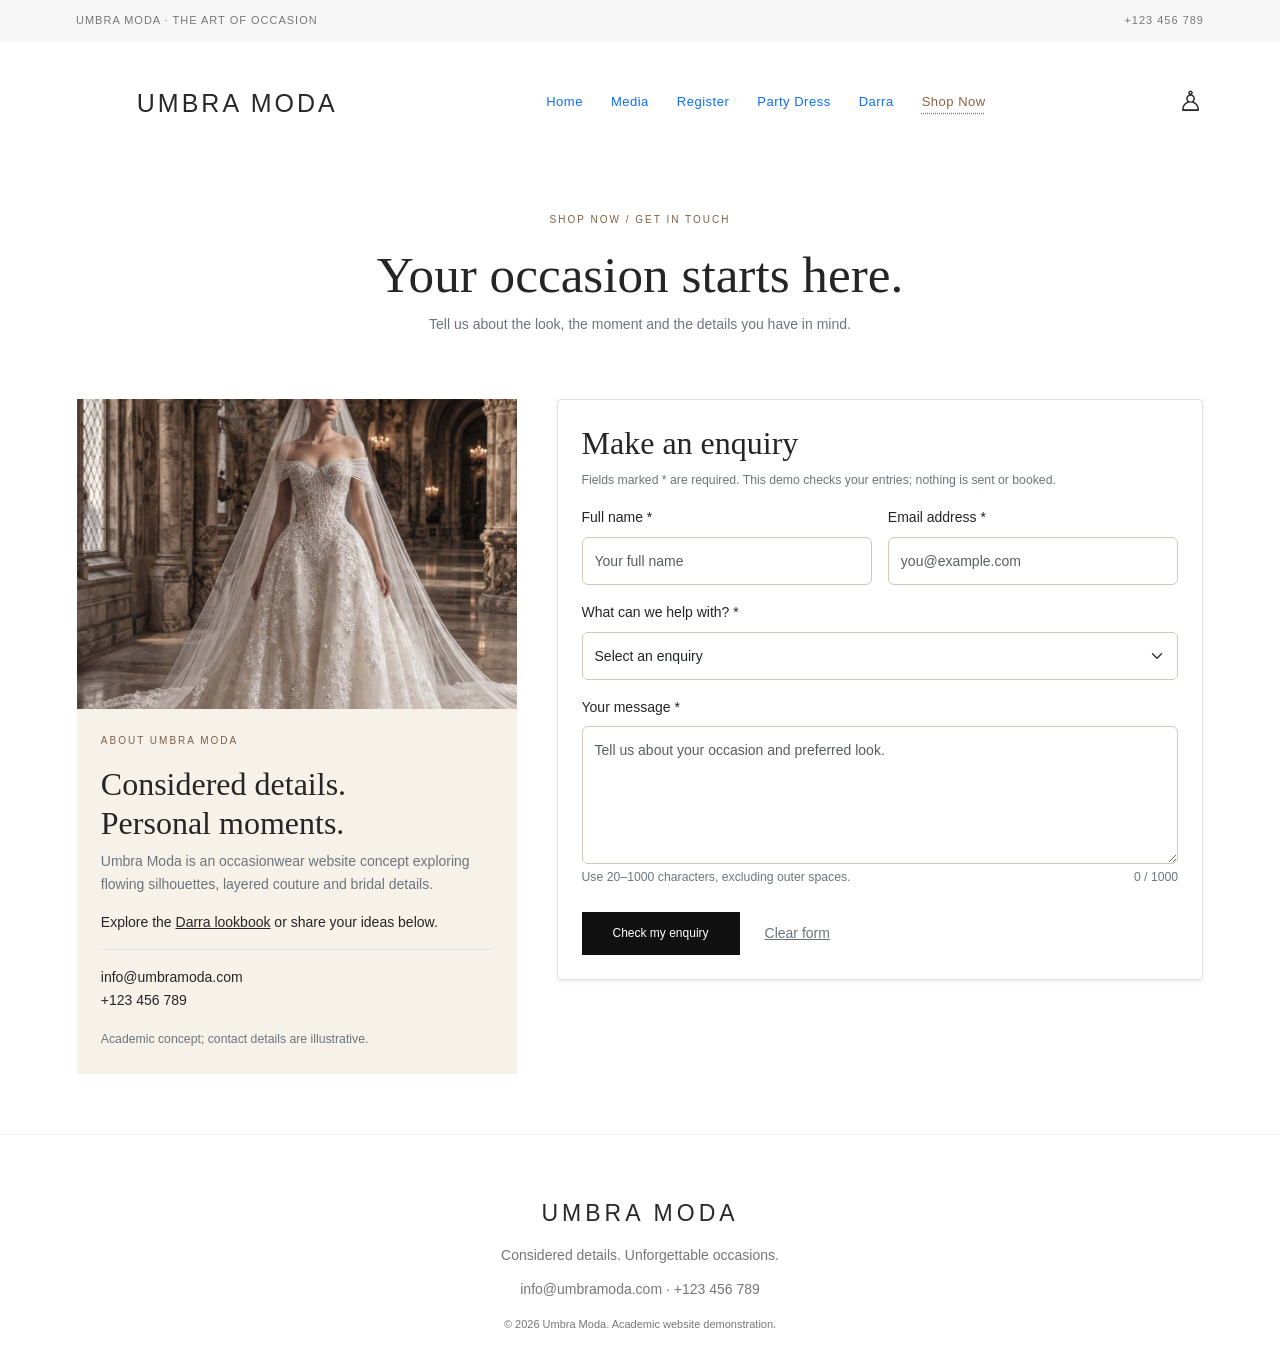
<file: contact.html>
<!DOCTYPE html>
<html lang="en">
<head>
    <meta charset="UTF-8">
    <meta name="viewport" content="width=device-width, initial-scale=1">
    <meta name="description" content="Get to know Umbra Moda and plan your next occasionwear enquiry with our demonstration contact form.">
    <title>Shop Now & Contact | Umbra Moda</title>
    <link href="https://cdn.jsdelivr.net/npm/bootstrap@5.3.3/dist/css/bootstrap.min.css" rel="stylesheet">
    <link rel="stylesheet" href="css/base.css">
    <link rel="stylesheet" href="css/contact.css">
    <script src="js/contact.js" defer></script>
</head>
<body>
    <a class="skip-link" href="#main">Skip to content</a>
    <div class="topbar">
        <div class="container-fluid d-flex justify-content-between">
            <span>UMBRA MODA · THE ART OF OCCASION</span>
            <a href="tel:+123456789">+123 456 789</a>
        </div>
    </div>
    <header class="site-header">
        <nav class="navbar container-fluid" aria-label="Main navigation">
            <a class="brand navbar-brand" href="index.html">
                <img src="assets/images/logo.png" alt="Umbra Moda logo" width="48" height="48">
                <span>UMBRA MODA</span>
            </a>
            <ul class="nav">
                <li class="nav-item"><a class="nav-link" href="index.html">Home</a></li>
                <li class="nav-item"><a class="nav-link" href="media.html">Media</a></li>
                <li class="nav-item"><a class="nav-link" href="register.html">Register</a></li>
                <li class="nav-item"><a class="nav-link" href="services.html">Party Dress</a></li>
                <li class="nav-item"><a class="nav-link" href="portfolio.html">Darra</a></li>
                <li class="nav-item"><a class="nav-link" href="contact.html" aria-current="page">Shop Now</a></li>
            </ul>
            <a class="account-link" href="register.html" aria-label="Create your Umbra Moda account">♙</a>
        </nav>
    </header>

    <main id="main" class="contact-main">
        <section class="contact-intro text-center py-5" aria-labelledby="contact-title">
            <p class="contact-eyebrow">SHOP NOW / GET IN TOUCH</p>
            <h1 id="contact-title">Your occasion starts here.</h1>
            <p class="text-secondary">Tell us about the look, the moment and the details you have in mind.</p>
        </section>
        <div class="contact-layout">
            <section class="about-atelier" aria-labelledby="about-title">
                <img src="assets/images/5.jpg" alt="Ivory bridal gown against ornate stone architecture" width="1000" height="1500">
                <div class="p-4">
                    <p class="contact-eyebrow">ABOUT UMBRA MODA</p>
                    <h2 id="about-title">Considered details.<br>Personal moments.</h2>
                    <p class="text-secondary">Umbra Moda is an occasionwear website concept exploring flowing silhouettes, layered couture and bridal details.</p>
                    <p>Explore the <a class="text-decoration-underline" href="portfolio.html">Darra lookbook</a> or share your ideas below.</p>
                    <address class="border-top pt-3">
                        <a href="mailto:info@umbramoda.com">info@umbramoda.com</a><br>
                        <a href="tel:+123456789">+123 456 789</a>
                    </address>
                    <small class="text-secondary">Academic concept; contact details are illustrative.</small>
                </div>
            </section>
            <section class="enquiry-panel border rounded-1 p-4 shadow-sm" aria-labelledby="enquiry-title">
                <h2 id="enquiry-title">Make an enquiry</h2>
                <p id="form-help" class="small text-secondary">Fields marked * are required. This demo checks your entries; nothing is sent or booked.</p>
                <noscript><p>Enable JavaScript to use this demonstration form.</p></noscript>
                <form id="enquiry-form" aria-describedby="form-help">
                    <div class="row g-3">
                        <div class="col-sm-6">
                            <label class="form-label" for="contact-name">Full name *</label>
                            <input class="form-control" id="contact-name" name="name" type="text" autocomplete="name" required minlength="2" maxlength="60" aria-describedby="contact-name-error" placeholder="Your full name">
                            <small class="field-error" id="contact-name-error" aria-live="polite"></small>
                        </div>
                        <div class="col-sm-6">
                            <label class="form-label" for="contact-email">Email address *</label>
                            <input class="form-control" id="contact-email" name="email" type="email" autocomplete="email" required maxlength="120" aria-describedby="contact-email-error" placeholder="you@example.com">
                            <small class="field-error" id="contact-email-error" aria-live="polite"></small>
                        </div>
                        <div class="col-12">
                            <label class="form-label" for="contact-topic">What can we help with? *</label>
                            <select class="form-select" id="contact-topic" name="topic" required aria-describedby="contact-topic-error">
                                <option value="" selected disabled>Select an enquiry</option>
                                <option value="styling">Party dress styling</option>
                                <option value="fitting">Personal fitting</option>
                                <option value="bridal">Bridal consultation</option>
                                <option value="collection">Darra collection enquiry</option>
                            </select>
                            <small class="field-error" id="contact-topic-error" aria-live="polite"></small>
                        </div>
                        <div class="col-12">
                            <label class="form-label" for="contact-message">Your message *</label>
                            <textarea class="form-control" id="contact-message" name="message" rows="5" required minlength="20" maxlength="1000" aria-describedby="message-hint message-count contact-message-error" placeholder="Tell us about your occasion and preferred look."></textarea>
                            <div class="d-flex flex-wrap justify-content-between gap-2 small text-secondary mt-1">
                                <span id="message-hint">Use 20–1000 characters, excluding outer spaces.</span>
                                <span id="message-count">0 / 1000</span>
                            </div>
                            <small class="field-error" id="contact-message-error" aria-live="polite"></small>
                        </div>
                    </div>
                    <div class="contact-actions mt-4">
                        <button class="button" id="enquiry-submit" type="submit" disabled>Check my enquiry</button>
                        <button class="btn btn-link btn-sm text-secondary" type="reset">Clear form</button>
                    </div>
                    <p class="alert alert-success mt-4 mb-0" id="enquiry-result" role="status" tabindex="-1" hidden>Your demo enquiry is ready. Nothing was sent or stored, and no appointment or order was created.</p>
                </form>
            </section>
        </div>
    </main>

    <footer class="site-footer">
        <a class="footer-brand" href="index.html">UMBRA MODA</a>
        <p>Considered details. Unforgettable occasions.</p>
        <p><a href="mailto:info@umbramoda.com">info@umbramoda.com</a><span aria-hidden="true"> · </span><a href="tel:+123456789">+123 456 789</a></p>
        <small>© 2026 Umbra Moda. Academic website demonstration.</small>
    </footer>
</body>
</html>
</file>
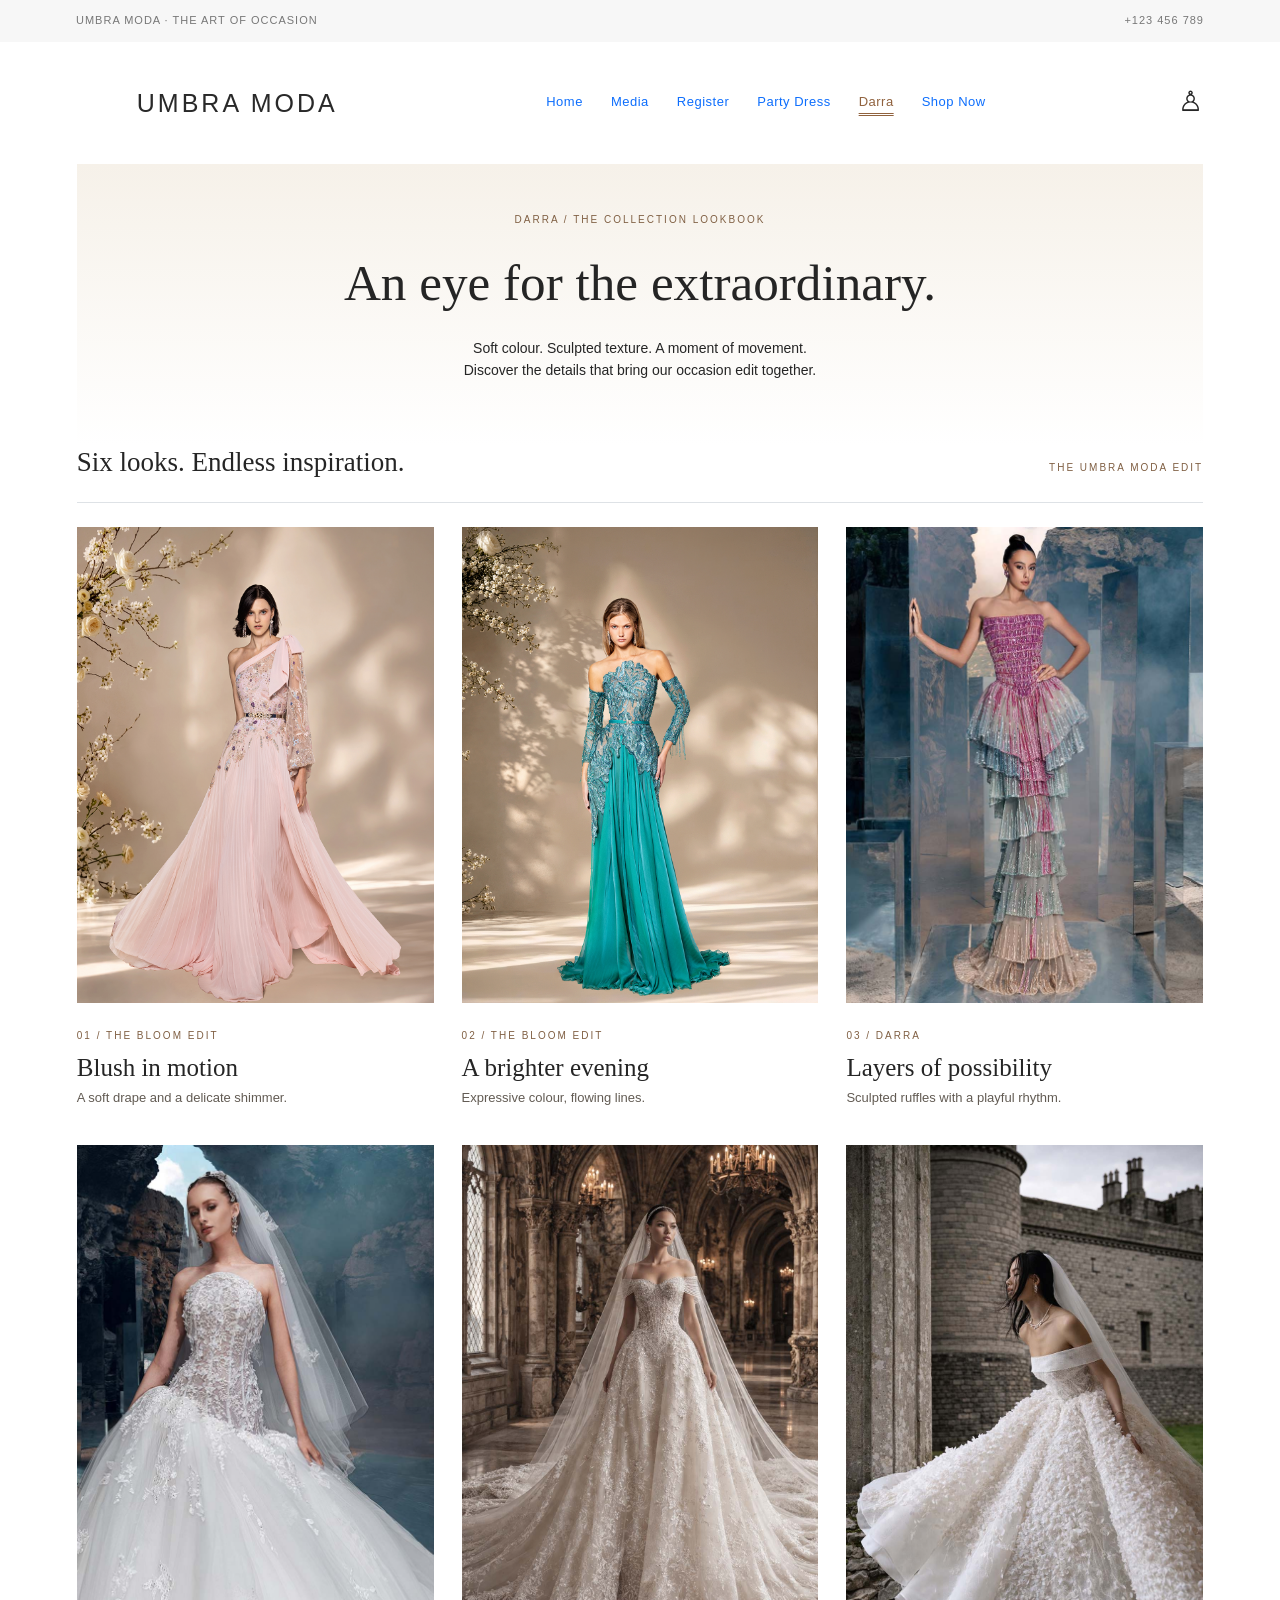
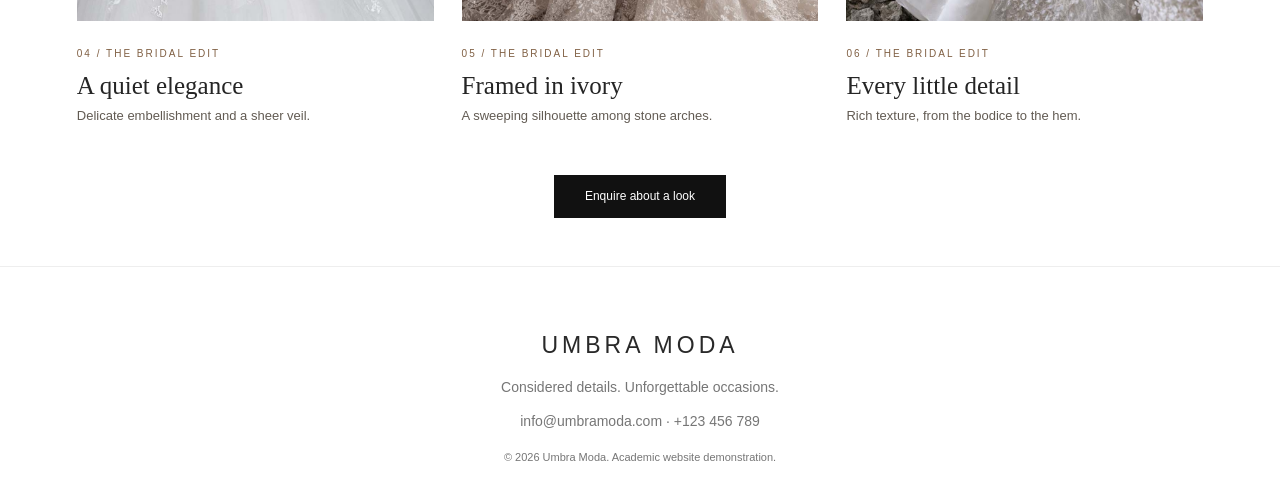
<file: portfolio.html>
<!DOCTYPE html>
<html lang="en">
<head>
    <meta charset="UTF-8">
    <meta name="viewport" content="width=device-width, initial-scale=1">
    <meta name="description" content="The Umbra Moda Darra lookbook: a gallery of occasionwear, couture details and bridal silhouettes.">
    <title>Darra Lookbook | Umbra Moda</title>
    <link href="https://cdn.jsdelivr.net/npm/bootstrap@5.3.3/dist/css/bootstrap.min.css" rel="stylesheet">
    <link rel="stylesheet" href="css/base.css">
    <link rel="stylesheet" href="css/portfolio.css">
</head>
<body>
    <a class="skip-link" href="#main">Skip to content</a>
    <div class="topbar">
        <div class="container-fluid d-flex justify-content-between">
            <span>UMBRA MODA · THE ART OF OCCASION</span>
            <a href="tel:+123456789">+123 456 789</a>
        </div>
    </div>
    <header class="site-header">
        <nav class="navbar container-fluid" aria-label="Main navigation">
            <a class="brand navbar-brand" href="index.html">
                <img src="assets/images/logo.png" alt="Umbra Moda logo" width="48" height="48">
                <span>UMBRA MODA</span>
            </a>
            <ul class="nav">
                <li class="nav-item"><a class="nav-link" href="index.html">Home</a></li>
                <li class="nav-item"><a class="nav-link" href="media.html">Media</a></li>
                <li class="nav-item"><a class="nav-link" href="register.html">Register</a></li>
                <li class="nav-item"><a class="nav-link" href="services.html">Party Dress</a></li>
                <li class="nav-item"><a class="nav-link" href="portfolio.html" aria-current="page">Darra</a></li>
                <li class="nav-item"><a class="nav-link" href="contact.html">Shop Now</a></li>
            </ul>
            <a class="account-link" href="register.html" aria-label="Create your Umbra Moda account">♙</a>
        </nav>
    </header>

    <main id="main" class="portfolio-main">
        <section class="lookbook-intro text-center px-3 py-5" aria-labelledby="lookbook-title">
            <p class="lookbook-eyebrow">DARRA / THE COLLECTION LOOKBOOK</p>
            <h1 id="lookbook-title" class="mx-auto my-4">An eye for the extraordinary.</h1>
            <p>Soft colour. Sculpted texture. A moment of movement.<br>Discover the details that bring our occasion edit together.</p>
        </section>

        <section aria-labelledby="gallery-title">
            <div class="gallery-heading d-flex flex-wrap justify-content-between align-items-baseline gap-2 border-bottom pb-3 mb-4">
                <h2 id="gallery-title">Six looks. Endless inspiration.</h2>
                <p class="lookbook-eyebrow mb-0">THE UMBRA MODA EDIT</p>
            </div>
            <!-- Each figure is a Grid item; captions remain visible without hovering. -->
            <div class="lookbook-gallery">
                <figure class="lookbook-item">
                    <img src="assets/images/1.jpg" alt="Blush pink gown with a sweeping skirt and embellished bodice" width="1078" height="1500">
                    <figcaption><span class="look-number">01 / THE BLOOM EDIT</span><h3>Blush in motion</h3><p>A soft drape and a delicate shimmer.</p></figcaption>
                </figure>
                <figure class="lookbook-item">
                    <img src="assets/images/2.jpg" alt="Turquoise gown with a long draped panel and embroidered bodice" width="1078" height="1500">
                    <figcaption><span class="look-number">02 / THE BLOOM EDIT</span><h3>A brighter evening</h3><p>Expressive colour, flowing lines.</p></figcaption>
                </figure>
                <figure class="lookbook-item">
                    <img src="assets/images/4.jpg" alt="Couture dress with a rose bodice and tiers of silver and pink ruffles" width="768" height="960">
                    <figcaption><span class="look-number">03 / DARRA</span><h3>Layers of possibility</h3><p>Sculpted ruffles with a playful rhythm.</p></figcaption>
                </figure>
                <figure class="lookbook-item">
                    <img src="assets/images/3.jpg" alt="Bride wearing a white beaded gown and a translucent veil" width="768" height="960" loading="lazy">
                    <figcaption><span class="look-number">04 / THE BRIDAL EDIT</span><h3>A quiet elegance</h3><p>Delicate embellishment and a sheer veil.</p></figcaption>
                </figure>
                <figure class="lookbook-item">
                    <img src="assets/images/5.jpg" alt="Full-skirted bridal gown framed by stone arches" width="1000" height="1500" loading="lazy">
                    <figcaption><span class="look-number">05 / THE BRIDAL EDIT</span><h3>Framed in ivory</h3><p>A sweeping silhouette among stone arches.</p></figcaption>
                </figure>
                <figure class="lookbook-item">
                    <img src="assets/images/6.jpg" alt="White textured bridal gown with a full skirt beside a stone wall" width="1000" height="1500" loading="lazy">
                    <figcaption><span class="look-number">06 / THE BRIDAL EDIT</span><h3>Every little detail</h3><p>Rich texture, from the bodice to the hem.</p></figcaption>
                </figure>
            </div>
        </section>

        <p class="text-center py-5 mb-0"><a class="button" href="contact.html#enquiry-form">Enquire about a look</a></p>
    </main>

    <footer class="site-footer">
        <a class="footer-brand" href="index.html">UMBRA MODA</a>
        <p>Considered details. Unforgettable occasions.</p>
        <p><a href="mailto:info@umbramoda.com">info@umbramoda.com</a><span aria-hidden="true"> · </span><a href="tel:+123456789">+123 456 789</a></p>
        <small>© 2026 Umbra Moda. Academic website demonstration.</small>
    </footer>
</body>
</html>
</file>
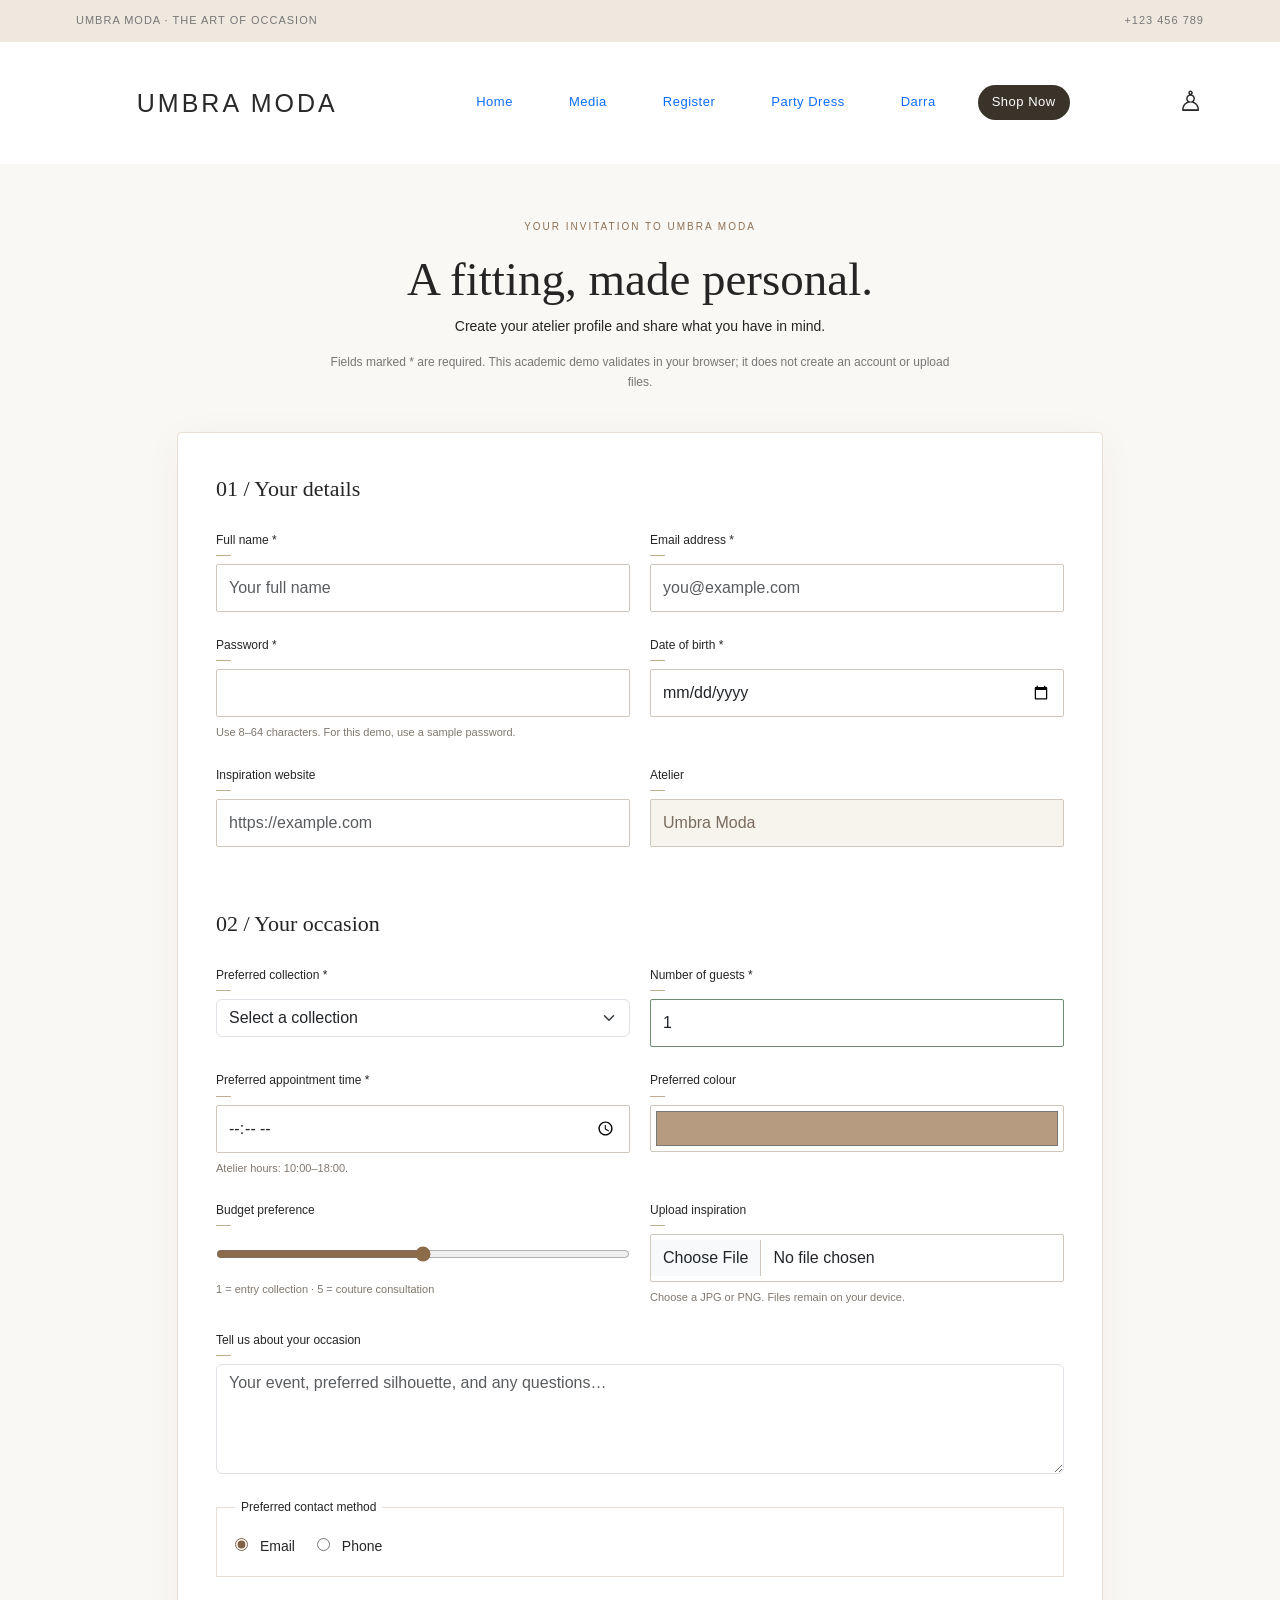
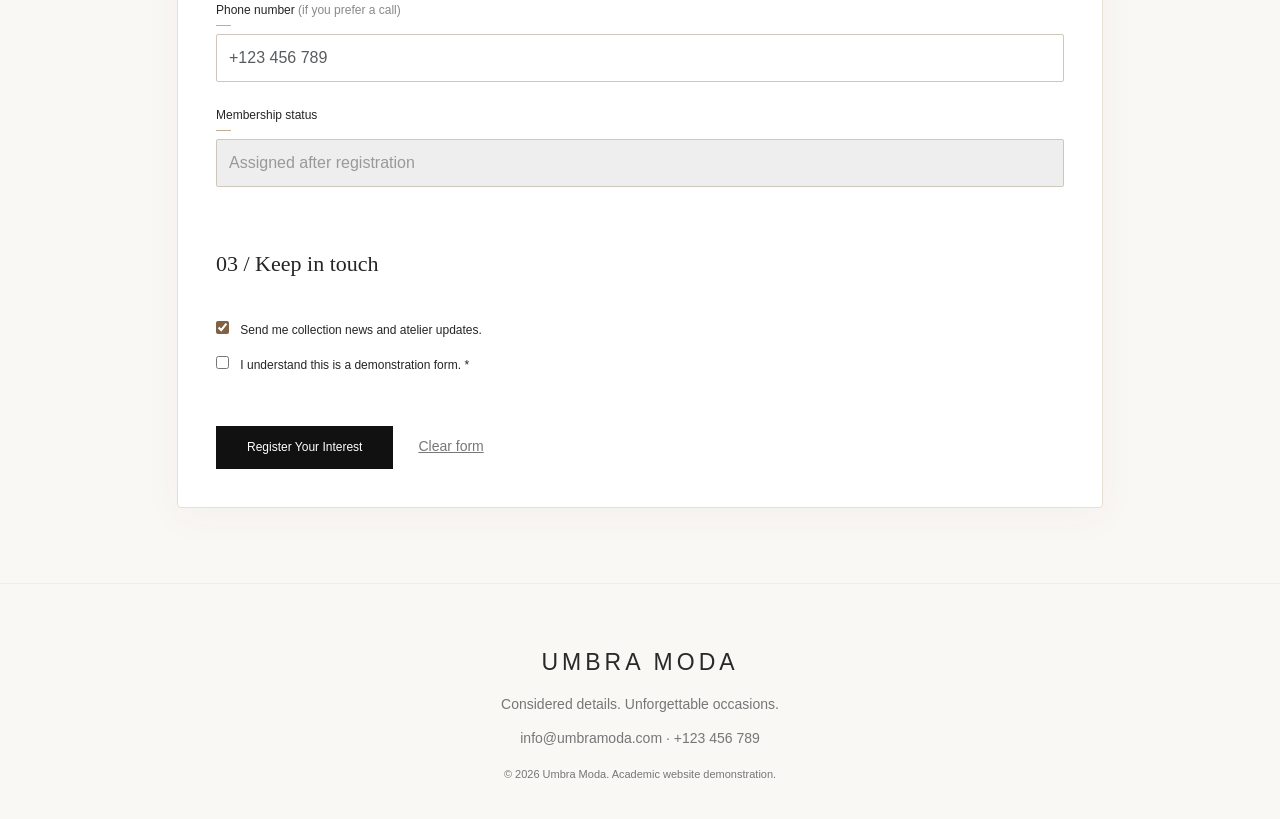
<file: register.html>
<!DOCTYPE html>
<html lang="en">

<head>
    <meta charset="UTF-8">
    <meta name="viewport" content="width=device-width, initial-scale=1">
    <meta name="description" content="Umbra Moda occasionwear, collections and atelier registration.">
    <title>Register | Umbra Moda</title>
    <!-- Bootstrap supports layout; the required course concepts are implemented in each page's own CSS. -->
    <link href="https://cdn.jsdelivr.net/npm/bootstrap@5.3.3/dist/css/bootstrap.min.css" rel="stylesheet">
    <link rel="stylesheet" href="css/base.css">
    <link rel="stylesheet" href="css/register.css">
</head>

<body>
    <a class="skip-link" href="#main">Skip to content</a>
    <div class="topbar">
        <div class="container-fluid d-flex justify-content-between"><span>UMBRA MODA · THE ART OF OCCASION</span><a
                href="tel:+123456789">+123 456 789</a></div>
    </div>
    <header class="site-header">
        <nav class="navbar container-fluid" aria-label="Main navigation">
            <a class="brand navbar-brand" href="index.html">
                <img src="assets/images/logo.png" alt="Umbra Moda logo" width="48" height="48">
                <span>UMBRA MODA</span>
            </a>
            <ul class="nav">
                <li class="nav-item"><a class="nav-link" href="index.html">Home</a></li>
                <li class="nav-item"><a class="nav-link" href="media.html">Media</a></li>
                <li class="nav-item"><a class="nav-link" href="register.html">Register</a></li>
                <li class="nav-item"><a class="nav-link" href="services.html">Party Dress</a></li>
                <li class="nav-item"><a class="nav-link" href="portfolio.html">Darra</a></li>
                <li class="nav-item"><a class="nav-link" href="contact.html" aria-current="page">Shop Now</a></li>
            </ul>
            <a class="account-link" href="register.html" aria-label="Create your Umbra Moda account">♙</a>
        </nav>
    </header>
    <main id="main" class="register-main container">
        <div class="register-intro">
            <p class="eyebrow">YOUR INVITATION TO UMBRA MODA</p>
            <h1>A fitting, made personal.</h1>
            <p>Create your atelier profile and share what you have in mind.</p>
            <p class="form-note">Fields marked <span aria-hidden="true">*</span> are required. This academic demo
                validates in your browser; it does not create an account or upload files.</p>
        </div>
        <form action="register.html#registration-result" method="get" class="registration-form"
            onsubmit="event.preventDefault(); document.getElementById('registration-result').hidden=false; document.getElementById('registration-result').focus();">
            <!-- Native HTML validation runs before the small demonstration submit handler. No personal data is transmitted. -->
            <fieldset>
                <legend>01 / Your details</legend>
                <div class="row form-row">
                    <div class="col-md-6 field"><label for="full-name">Full name *</label><input class="form-control"
                            id="full-name" name="full-name" type="text" autocomplete="name" required minlength="2"
                            maxlength="60" placeholder="Your full name"></div>
                    <div class="col-md-6 field"><label for="email">Email address *</label><input class="form-control"
                            id="email" name="email" type="email" autocomplete="email" required maxlength="120"
                            placeholder="you@example.com"></div>
                    <div class="col-md-6 field"><label for="password">Password *</label><input class="form-control"
                            id="password" type="password" autocomplete="new-password" required minlength="8"
                            maxlength="64" aria-describedby="password-hint"><small id="password-hint">Use 8–64
                            characters. For this demo, use a sample password.</small></div>
                    <div class="col-md-6 field"><label for="birth-date">Date of birth *</label><input
                            class="form-control" id="birth-date" name="birth-date" type="date" required min="1900-01-01"
                            max="2026-11-01"></div>
                    <div class="col-md-6 field"><label for="website">Inspiration website</label><input
                            class="form-control" id="website" name="website" type="url"
                            placeholder="https://example.com" maxlength="250"></div>
                    <div class="col-md-6 field"><label for="brand">Atelier</label><input class="form-control" id="brand"
                            name="brand" type="text" value="Umbra Moda" readonly></div>
                </div>
            </fieldset>
            <fieldset>
                <legend>02 / Your occasion</legend>
                <div class="row form-row">
                    <div class="col-md-6 field"><label for="collection">Preferred collection *</label><select
                            class="form-select" id="collection" name="collection" required>
                            <option value="" disabled selected>Select a collection</option>Ready to Wear</option>
                            <option>Party Dress</option>
                            <option>Darra</option>
                        </select></div>
                    <div class="col-md-6 field"><label for="guests">Number of guests *</label><input
                            class="form-control" id="guests" name="guests" type="number" required min="1" max="5"
                            value="1"></div>
                    <div class="col-md-6 field"><label for="time">Preferred appointment time *</label><input
                            class="form-control" id="time" name="time" type="time" required min="10:00"
                            max="18:00"><small>Atelier hours: 10:00–18:00.</small></div>
                    <div class="col-md-6 field"><label for="colour">Preferred colour</label><input
                            class="form-control colour-input" id="colour" name="colour" type="color" value="#b79b80">
                    </div>
                    <div class="col-md-6 field"><label for="budget">Budget preference</label><input id="budget"
                            name="budget" type="range" min="1" max="5" step="1" value="3"
                            aria-describedby="budget-hint"><small id="budget-hint">1 = entry collection · 5 = couture
                            consultation</small></div>
                    <div class="col-md-6 field"><label for="reference">Upload inspiration</label><input
                            class="form-control" id="reference" type="file" accept="image/png,image/jpeg"
                            aria-describedby="file-hint"><small id="file-hint">Choose a JPG or PNG. Files remain on your
                            device.</small></div>
                    <div class="field full-width"><label for="notes">Tell us about your occasion</label><textarea
                            class="form-control" id="notes" name="notes" rows="4" maxlength="1000"
                            placeholder="Your event, preferred silhouette, and any questions…"></textarea></div>
                </div>
                <fieldset class="choice-group">
                    <legend>Preferred contact method</legend><label><input type="radio" name="contact-method"
                            value="email" checked> Email</label><label><input type="radio" name="contact-method"
                            value="phone"> Phone</label>
                </fieldset>
                <div class="field"><label for="phone">Phone number <span class="optional">(if you prefer a
                            call)</span></label><input class="form-control" id="phone" name="phone" type="tel"
                        autocomplete="tel" maxlength="30" placeholder="+123 456 789"></div>
                <div class="field"><label for="membership">Membership status</label><input class="form-control"
                        id="membership" type="text" value="Assigned after registration" disabled></div>
            </fieldset>
            <fieldset class="consent">
                <legend>03 / Keep in touch</legend><label><input type="checkbox" name="newsletter" checked> Send me
                    collection news and atelier updates.</label><label><input type="checkbox" name="consent" required> I
                    understand this is a demonstration form. *</label>
            </fieldset><button class="button" type="submit">Register Your Interest</button><button class="reset-button"
                type="reset" onclick="document.getElementById('registration-result').hidden=true;">Clear form</button>
        </form>
        <div id="registration-result" class="registration-result" role="status" tabindex="-1" hidden>
            <h2>Your demo form is complete.</h2>
            <p>Your entries passed browser validation. No account was created and no information was sent. For an
                enquiry, email <a href="mailto:info@umbramoda.com">info@umbramoda.com</a>.</p>
        </div>
    </main>
    <footer class="site-footer"><a class="footer-brand" href="index.html">UMBRA MODA</a>
        <p>Considered details. Unforgettable occasions.</p>
        <p><a href="mailto:info@umbramoda.com">info@umbramoda.com</a><span aria-hidden="true"> · </span><a
                href="tel:+123456789">+123 456 789</a></p><small>© 2026 Umbra Moda. Academic website
            demonstration.</small>
    </footer>
</body>

</html>
</file>
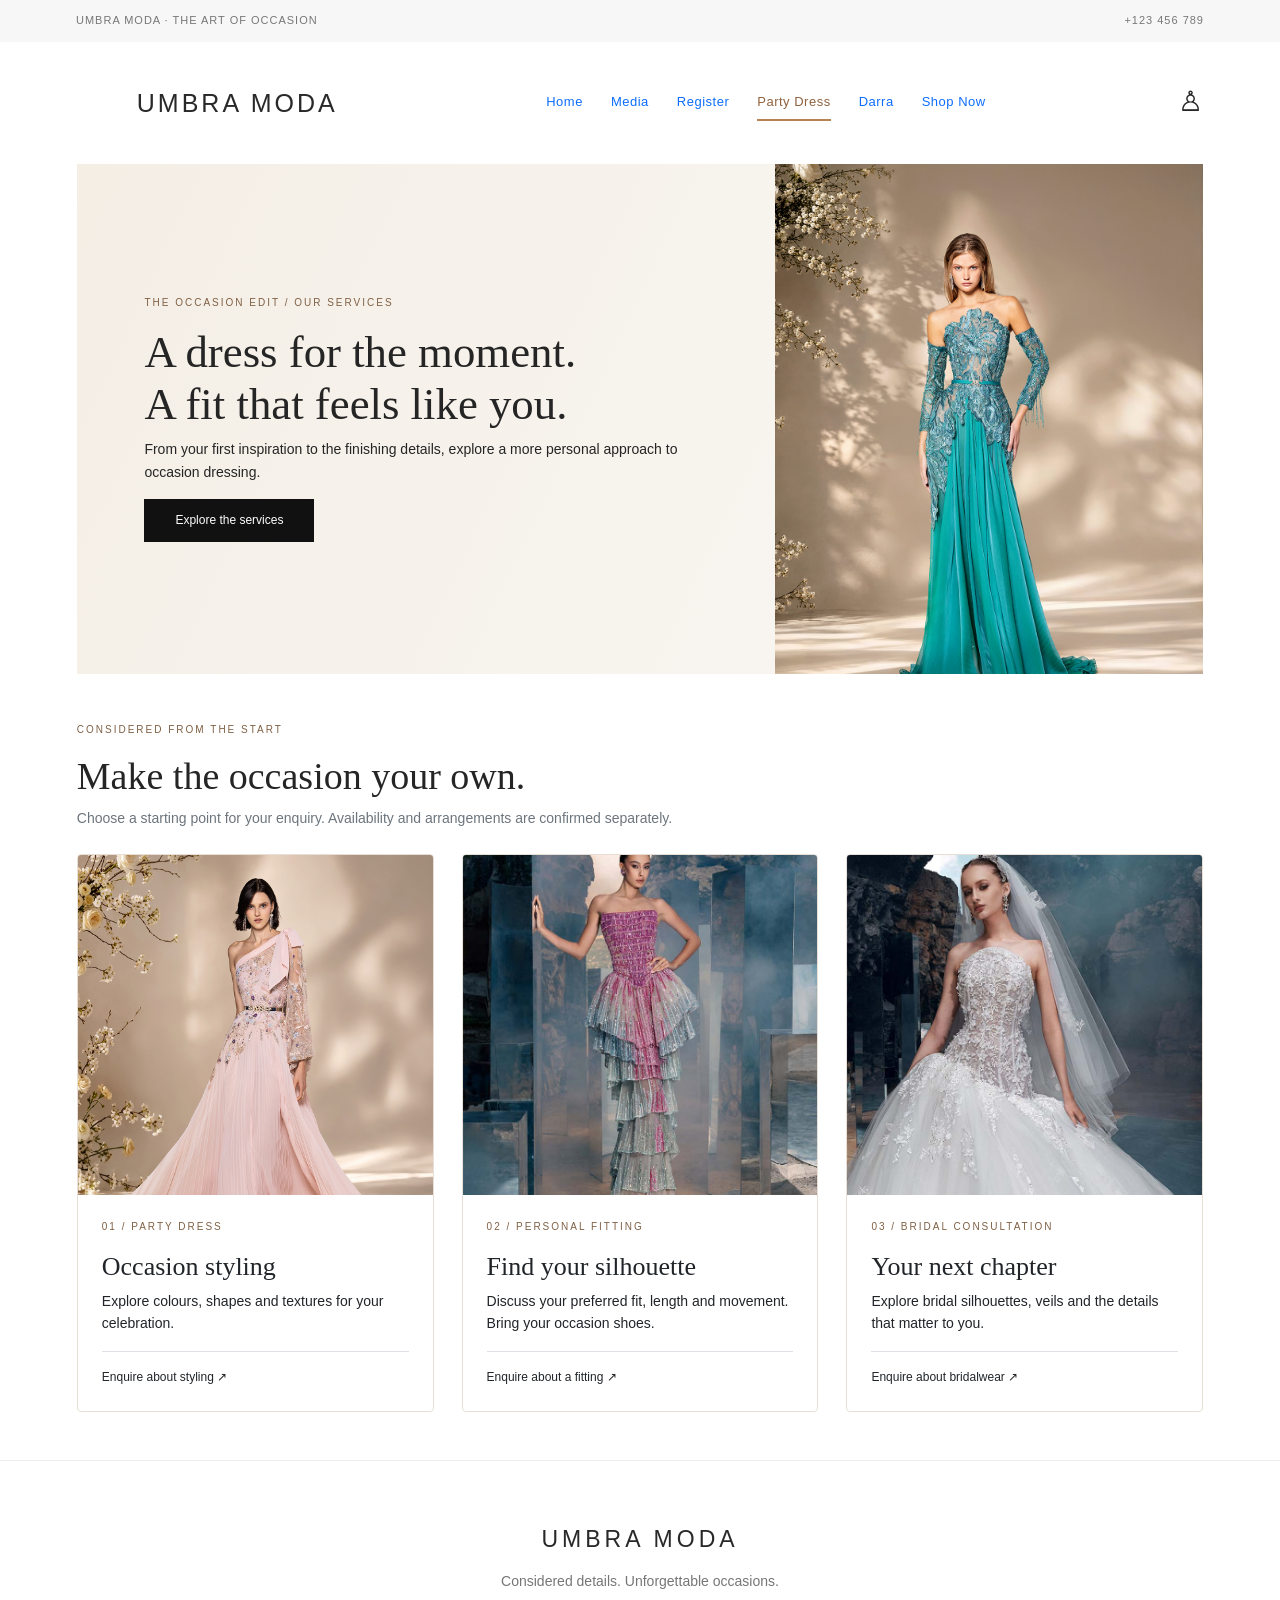
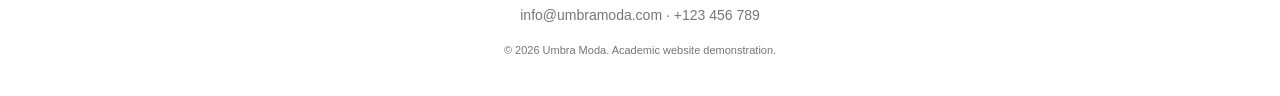
<file: services.html>
<!DOCTYPE html>
<html lang="en">
<head>
    <meta charset="UTF-8">
    <meta name="viewport" content="width=device-width, initial-scale=1">
    <meta name="description" content="Explore Umbra Moda party dress styling, personal fittings and occasionwear consultations.">
    <title>Party Dress & Services | Umbra Moda</title>
    <link href="https://cdn.jsdelivr.net/npm/bootstrap@5.3.3/dist/css/bootstrap.min.css" rel="stylesheet">
    <link rel="stylesheet" href="css/base.css">
    <link rel="stylesheet" href="css/services.css">
</head>
<body>
    <a class="skip-link" href="#main">Skip to content</a>
    <div class="topbar">
        <div class="container-fluid d-flex justify-content-between">
            <span>UMBRA MODA · THE ART OF OCCASION</span>
            <a href="tel:+123456789">+123 456 789</a>
        </div>
    </div>
    <header class="site-header">
        <nav class="navbar container-fluid" aria-label="Main navigation">
            <a class="brand navbar-brand" href="index.html">
                <img src="assets/images/logo.png" alt="Umbra Moda logo" width="48" height="48">
                <span>UMBRA MODA</span>
            </a>
            <ul class="nav">
                <li class="nav-item"><a class="nav-link" href="index.html">Home</a></li>
                <li class="nav-item"><a class="nav-link" href="media.html">Media</a></li>
                <li class="nav-item"><a class="nav-link" href="register.html">Register</a></li>
                <li class="nav-item"><a class="nav-link" href="services.html" aria-current="page">Party Dress</a></li>
                <li class="nav-item"><a class="nav-link" href="portfolio.html">Darra</a></li>
                <li class="nav-item"><a class="nav-link" href="contact.html">Shop Now</a></li>
            </ul>
            <a class="account-link" href="register.html" aria-label="Create your Umbra Moda account">♙</a>
        </nav>
    </header>

    <main id="main" class="services-main">
        <section class="services-intro" aria-labelledby="services-title">
            <div class="services-intro-copy">
                <p class="services-eyebrow">THE OCCASION EDIT / OUR SERVICES</p>
                <h1 id="services-title">A dress for the moment.<br>A fit that feels like you.</h1>
                <p>From your first inspiration to the finishing details, explore a more personal approach to occasion dressing.</p>
                <a class="button" href="#styling-services">Explore the services</a>
            </div>
            <img class="services-intro-image" src="assets/images/2.jpg" alt="Turquoise evening gown with flowing fabric and embroidered details" width="1078" height="1500">
        </section>

        <section class="styling-section py-5" id="styling-services" aria-labelledby="styling-title">
            <p class="services-eyebrow">CONSIDERED FROM THE START</p>
            <h2 id="styling-title">Make the occasion your own.</h2>
            <p class="text-secondary mb-4">Choose a starting point for your enquiry. Availability and arrangements are confirmed separately.</p>
            <!-- Assignment 2: the cards wrap with Flexbox, rather than a framework grid. -->
            <ul class="service-cards list-unstyled mb-0">
                <li class="service-card card rounded-1 overflow-hidden">
                    <img src="assets/images/1.jpg" alt="Blush occasion gown with a softly draped skirt" width="1078" height="1500" loading="lazy">
                    <div class="card-body d-flex flex-column p-4">
                        <p class="services-eyebrow">01 / PARTY DRESS</p>
                        <h3>Occasion styling</h3>
                        <p>Explore colours, shapes and textures for your celebration.</p>
                        <a class="mt-auto border-top pt-3" href="contact.html#enquiry-form">Enquire about styling <span aria-hidden="true">↗</span></a>
                    </div>
                </li>
                <li class="service-card card rounded-1 overflow-hidden">
                    <img src="assets/images/4.jpg" alt="Rose and silver couture dress with layered ruffles" width="768" height="960" loading="lazy">
                    <div class="card-body d-flex flex-column p-4">
                        <p class="services-eyebrow">02 / PERSONAL FITTING</p>
                        <h3>Find your silhouette</h3>
                        <p>Discuss your preferred fit, length and movement. Bring your occasion shoes.</p>
                        <a class="mt-auto border-top pt-3" href="contact.html#enquiry-form">Enquire about a fitting <span aria-hidden="true">↗</span></a>
                    </div>
                </li>
                <li class="service-card card rounded-1 overflow-hidden">
                    <img src="assets/images/3.jpg" alt="White bridal gown with embellished bodice and delicate veil" width="768" height="960" loading="lazy">
                    <div class="card-body d-flex flex-column p-4">
                        <p class="services-eyebrow">03 / BRIDAL CONSULTATION</p>
                        <h3>Your next chapter</h3>
                        <p>Explore bridal silhouettes, veils and the details that matter to you.</p>
                        <a class="mt-auto border-top pt-3" href="contact.html#enquiry-form">Enquire about bridalwear <span aria-hidden="true">↗</span></a>
                    </div>
                </li>
            </ul>
        </section>


    </main>

    <footer class="site-footer">
        <a class="footer-brand" href="index.html">UMBRA MODA</a>
        <p>Considered details. Unforgettable occasions.</p>
        <p><a href="mailto:info@umbramoda.com">info@umbramoda.com</a><span aria-hidden="true"> · </span><a href="tel:+123456789">+123 456 789</a></p>
        <small>© 2026 Umbra Moda. Academic website demonstration.</small>
    </footer>
</body>
</html>
</file>
<file: css/base.css>
/* Shared branding only. Each page has a separate, distinct course stylesheet. */
* { box-sizing: border-box; }
html { scroll-behavior: smooth; }
body { margin: 0; color: #252525; background: #fff; font-family: Arial, Helvetica, sans-serif; font-size: 14px; line-height: 1.6; }
a { color: inherit; text-decoration: none; }
a:hover { color: #a77546; }
img { max-width: 100%; }
.topbar { padding: 12px 5%; background: #f7f7f7; color: #777; font-size: 11px; letter-spacing: 1px; }
.topbar > div { display: flex; justify-content: space-between; gap: 16px; }
.site-header { background: white; }
.site-header .navbar { display: flex; align-items: center; justify-content: space-between; gap: 28px; padding: 32px 6%; }
.brand { display: inline-flex; align-items: center; gap: 12px; color: #292929; font-size: 25px; font-weight: 300; letter-spacing: 3px; white-space: nowrap; }
.brand img { object-fit: contain; }
.nav { display: flex; flex-wrap: wrap; justify-content: center; list-style: none; padding: 0; margin: 0; gap: 28px; }
.nav-link { display: block; padding: 8px 0; font-size: 13px; letter-spacing: .5px; }
.account-link { font-size: 28px; }
.site-footer { text-align: center; padding: 60px 24px 35px; border-top: 1px solid #eee; color: #767676; }
.footer-brand { font-size: 23px; letter-spacing: 4px; color: #292929; }
.site-footer p { margin: 12px 0; }
.site-footer small { font-size: 11px; }
.button { display: inline-block; border: 1px solid #111; background: #111; color: #fff; padding: 11px 30px; font-size: 12px; text-decoration: none; cursor: pointer; }
.button:hover { color: #fff; background: #71563c; border-color: #71563c; }
.skip-link { position: absolute; top: -100px; left: 12px; z-index: 10; background: #fff; padding: 12px; }
.skip-link:focus { top: 8px; }
:focus-visible { outline: 2px solid #976b43; outline-offset: 4px; }
@media(max-width: 900px) { .site-header .navbar { flex-wrap: wrap; justify-content: center; padding: 24px 5%; gap: 14px; } .nav { width: 100%; gap: 20px; order: 2; } .account-link { display: none; } }
@media(max-width: 500px) { .topbar span { font-size: 9px; } .brand { font-size: 21px; } .nav { gap: 9px 18px; } .nav-link { font-size: 12px; } }
@media(prefers-reduced-motion: reduce) { html { scroll-behavior: auto; } }
</file>
<file: css/portfolio.css>
/* Grid gallery, keyframe animation and two responsive breakpoints. */
.nav-link[aria-current="page"] {
    color: #90623e;
    text-decoration: underline double;
    text-underline-offset: 7px;
}

.portfolio-main {
    width: 88%;
    max-width: 1240px;
    margin: auto;
}

.portfolio-main h1,
.portfolio-main h2,
.portfolio-main h3 {
    font-family: Georgia, serif;
    font-weight: 400;
}

.lookbook-intro {
    background: linear-gradient(#f6f1e9, #fff);
    animation: lookbook-arrival 800ms ease-out;
}

.lookbook-intro h1 {
    font-size: clamp(34px, 4vw, 54px);
    max-width: 680px;
}

.lookbook-eyebrow,
.look-number {
    color: #806044;
    font-size: 10px;
    letter-spacing: 2px;
}

.gallery-heading h2 {
    font-size: 27px;
}

.lookbook-gallery {
    display: grid;
    grid-template-columns: repeat(auto-fit, minmax(280px, 1fr));
    gap: 36px 28px;
}

.lookbook-item {
    min-width: 0;
    margin: 0;
}

.lookbook-item img {
    width: 100%;
    height: auto;
    aspect-ratio: 3 / 4;
    object-fit: cover;
    object-position: center 25%;
}

.lookbook-item figcaption {
    padding-top: 20px;
}

.lookbook-item h3 {
    font-size: 25px;
    margin: 8px 0 5px;
}

.lookbook-item p {
    color: #625b53;
    font-size: 13px;
    margin: 0;
}

@keyframes lookbook-arrival {
    from {
        opacity: .4;
        transform: translateY(16px);
    }

    to {
        opacity: 1;
        transform: translateY(0);
    }
}

@media (max-width: 960px) {
    .lookbook-gallery {
        grid-template-columns: repeat(2, minmax(0, 1fr));
        gap: 30px 22px;
    }
}

@media (max-width: 600px) {
    .lookbook-gallery {
        grid-template-columns: 1fr;
    }

    .lookbook-intro h1 {
        font-size: 34px;
    }
}

@media (prefers-reduced-motion: reduce) {
    .lookbook-intro {
        animation: none;
    }
}
</file>
<file: css/register.css>
/* Register: attribute selectors, combinators, pseudo-classes and pseudo-elements. */
body { background: #faf8f5; }
.topbar { background: #eee8df; }
.site-header .nav-link { border-radius: 20px; padding: 7px 14px; }
.site-header .nav-link[aria-current="page"] { color: white; background: #393329; }
.register-main { max-width: 950px; width: 90%; margin: 55px auto 75px; }
.register-intro { text-align: center; max-width: 620px; margin: 0 auto 40px; }
.eyebrow { letter-spacing: 2px; font-size: 10px; color: #8d7156; }
h1 { font-family: Georgia,serif; font-weight: 400; font-size: clamp(32px,5vw,47px); }
.form-note { color: #777; font-size: 12px; }
.registration-form { padding: 38px; background: white; border: 1px solid #e8dfd4; box-shadow: 0 8px 40px rgba(65,45,25,.045); border-radius: 4px; }
fieldset { border: 0; padding: 0; margin: 0 0 35px; min-width: 0; }
legend { float: none; width: auto; font-family: Georgia,serif; font-size: 22px; margin-bottom: 25px; }
.form-row { display: flex; flex-wrap: wrap; margin: 0 -10px; }
.form-row > .field { width: 50%; padding: 0 10px; }
.form-row > .full-width { width: 100%; }
.field { margin-bottom: 24px; }
.field > label { display: block; font-size: 12px; margin-bottom: 8px; }
.field > label::after { content: ''; display: block; width: 15px; height: 1px; margin-top: 5px; background: #c5ab90; }
input, select, textarea { font: inherit; }
input:not([type="radio"]):not([type="checkbox"]), select, textarea { display: block; width: 100%; border: 1px solid #cfc7bc; background-color: #fff; border-radius: 2px; padding: 11px 12px; }
input:focus, select:focus, textarea:focus { outline: 2px solid #ad8964; outline-offset: 1px; box-shadow: 0 0 0 3px rgba(173,137,100,.12); }
input:required:valid { border-color: #6f8b71; }
input:required:invalid:not(:placeholder-shown):focus { border-color: #b75e49; }
input:user-invalid, select:user-invalid { border-color: #b75e49; }
input[readonly] { background-color: #f7f4ee !important; color: #796c5e; }
input:disabled { background-color: #eee !important; color: #999; cursor: not-allowed; }
input[type="color"] { height: 47px; padding: 5px !important; }
input[type="range"] { accent-color: #8c6b4a; padding: 12px 0 !important; border: 0 !important; }
input[type="radio"], input[type="checkbox"] { accent-color: #806144; margin-right: 8px; }
input:checked + span { color: #806144; }
input + small, .field small { display: block; color: #80786f; font-size: 11px; margin-top: 7px; }
.choice-group { margin: 0 0 24px; padding: 18px; border: 1px solid #e5ded4; }
.choice-group legend { font-family: Arial,sans-serif; font-size: 12px; margin: 0; padding: 0 6px; }
.choice-group label ~ label { margin-left: 22px; }
.consent label { display: block; margin: 15px 0; font-size: 12px; }
.consent label:hover { color: #8c6b4a; }
.optional { color: #888; }
.reset-button { margin-left: 15px; padding: 10px; border: none; background: transparent; text-decoration: underline; color: #777; cursor: pointer; }
.reset-button:hover { color: #222; }
.registration-result { border-left: 3px solid #6f8b71; background: #edf2eb; padding: 25px; margin-top: 25px; }
.registration-result[hidden] { display: none; }
.registration-result h2 { font-family: Georgia,serif; font-size: 24px; }
@media(max-width:600px) { .registration-form { padding: 24px 18px; } .form-row > .field { width: 100%; } .site-header .nav { gap: 6px; } .site-header .nav-link { padding: 7px 10px; } }
</file>
<file: css/services.css>
/* Flexbox cards, wrapping, alignment, gaps and hover transitions. */
.nav-link[aria-current="page"] {
    color: #90623e;
    box-shadow: inset 0 -2px #b58452;
}

.services-main {
    width: 88%;
    max-width: 1240px;
    margin: auto;
}

.services-main h1,
.services-main h2,
.services-main h3 {
    font-family: Georgia, serif;
    font-weight: 400;
}

.services-main h1 {
    font-size: clamp(32px, 3.5vw, 51px);
    line-height: 1.15;
}

.services-main h2 {
    font-size: clamp(28px, 3vw, 38px);
}

.services-eyebrow {
    color: #806044;
    font-size: 10px;
    letter-spacing: 2px;
}

.services-intro {
    display: flex;
    align-items: center;
    gap: 7%;
    background: linear-gradient(115deg, #f4eee5, #faf8f5);
}

.services-intro-copy {
    flex: 1;
    padding: 48px 0 48px 6%;
}

.services-intro-image {
    width: 38%;
    height: 510px;
    object-fit: cover;
    object-position: center 25%;
}

/* Bootstrap styles each card; this is the required handwritten Flexbox layout. */
.service-cards {
    display: flex;
    flex-wrap: wrap;
    justify-content: center;
    align-items: stretch;
    gap: 28px;
}

.service-card {
    flex: 1 1 270px;
    min-width: 0;
    border-color: #e7dfd5;
    transition: transform 250ms, box-shadow 250ms;
}

.service-card:hover,
.service-card:focus-within {
    transform: translateY(-6px);
    box-shadow: 0 14px 30px rgba(65, 45, 25, .12);
}

.service-card>img {
    width: 100%;
    height: 340px;
    object-fit: cover;
    object-position: center 25%;
}

.service-card h3 {
    font-size: 26px;
}

.service-card a {
    font-size: 12px;
}

@media (max-width: 760px) {
    .services-intro {
        flex-direction: column;
        align-items: stretch;
        gap: 0;
    }

    .services-intro-copy {
        padding: 38px 26px;
    }

    .services-intro-image {
        width: 100%;
        height: 400px;
    }
}

@media (prefers-reduced-motion: reduce) {
    .service-card {
        transition: none;
    }

    .service-card:hover,
    .service-card:focus-within {
        transform: none;
    }
}
</file>
<file: css/contact.css>
/* Grid page layout and Flexbox actions; Bootstrap handles form styling. */
.nav-link[aria-current="page"] {
    color: #90623e;
    text-decoration: underline dotted;
    text-underline-offset: 7px;
}

.contact-main {
    width: 88%;
    max-width: 1240px;
    margin: 0 auto 60px;
}

.contact-main h1,
.contact-main h2 {
    font-family: Georgia, serif;
    font-weight: 400;
}

.contact-intro h1 {
    font-size: clamp(34px, 4vw, 52px);
}

.contact-eyebrow {
    color: #806044;
    font-size: 10px;
    letter-spacing: 2px;
}

.contact-layout {
    display: grid;
    grid-template-columns: minmax(0, .85fr) minmax(0, 1.25fr);
    align-items: start;
    gap: 40px;
}

.about-atelier {
    background: #f6f1e9;
}

.about-atelier>img {
    width: 100%;
    height: 310px;
    object-fit: cover;
    object-position: center 35%;
}

.about-atelier a {
    overflow-wrap: anywhere;
}

.enquiry-panel {
    min-width: 0;
}

.enquiry-panel .form-control,
.enquiry-panel .form-select {
    font: inherit;
    padding: 12px;
    border-color: #cfc7bc;
}

.enquiry-panel .form-control:focus,
.enquiry-panel .form-select:focus {
    border-color: #ad8964;
    box-shadow: 0 0 0 3px rgba(173, 137, 100, .15);
}

.contact-actions {
    display: flex;
    flex-wrap: wrap;
    align-items: center;
    gap: 16px;
}

.field-error {
    display: block;
    color: #a13d30;
    margin-top: 6px;
}

.field-error:empty {
    display: none;
}

.enquiry-panel [aria-invalid="true"] {
    border-color: #a13d30;
}

#message-count {
    white-space: nowrap;
}

@media (max-width: 980px) {
    .contact-layout {
        grid-template-columns: 1fr;
        gap: 28px;
    }
}

@media (max-width: 600px) {
    .about-atelier>img {
        height: 270px;
    }
}
</file>
